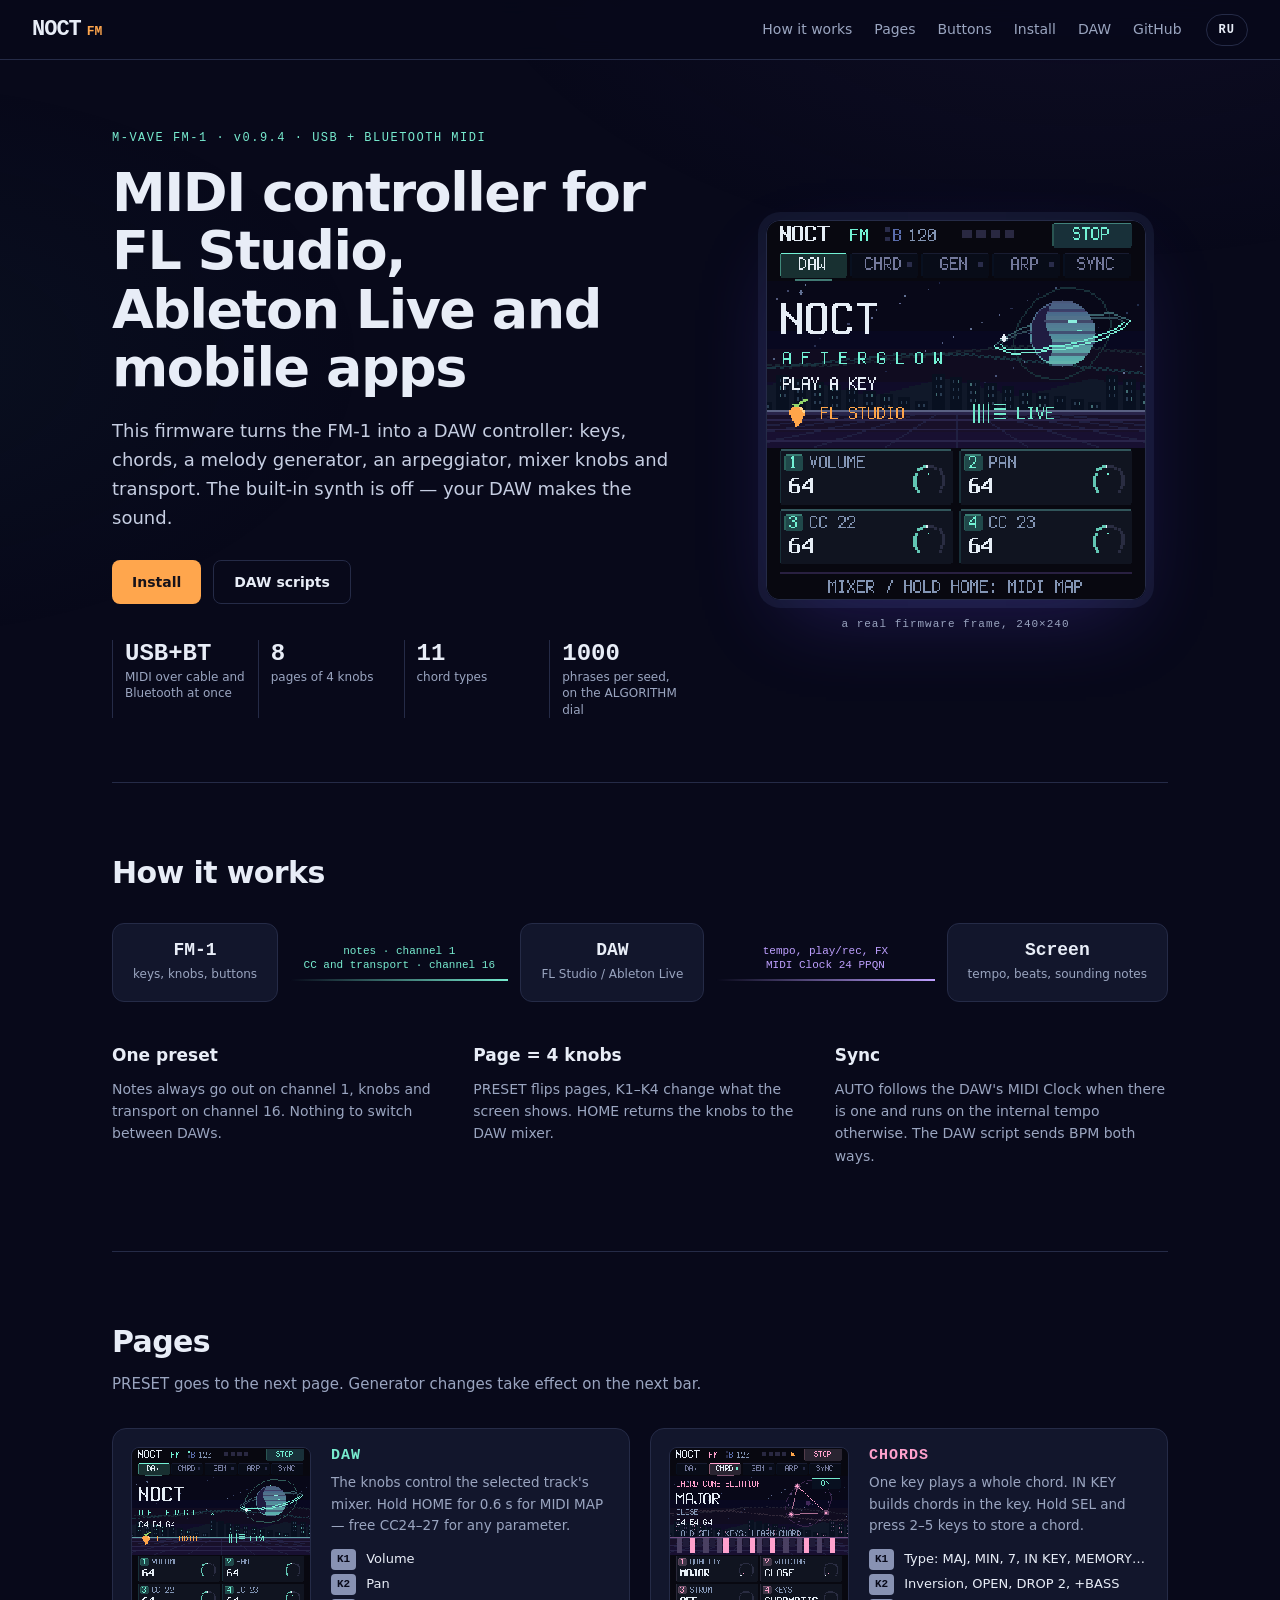
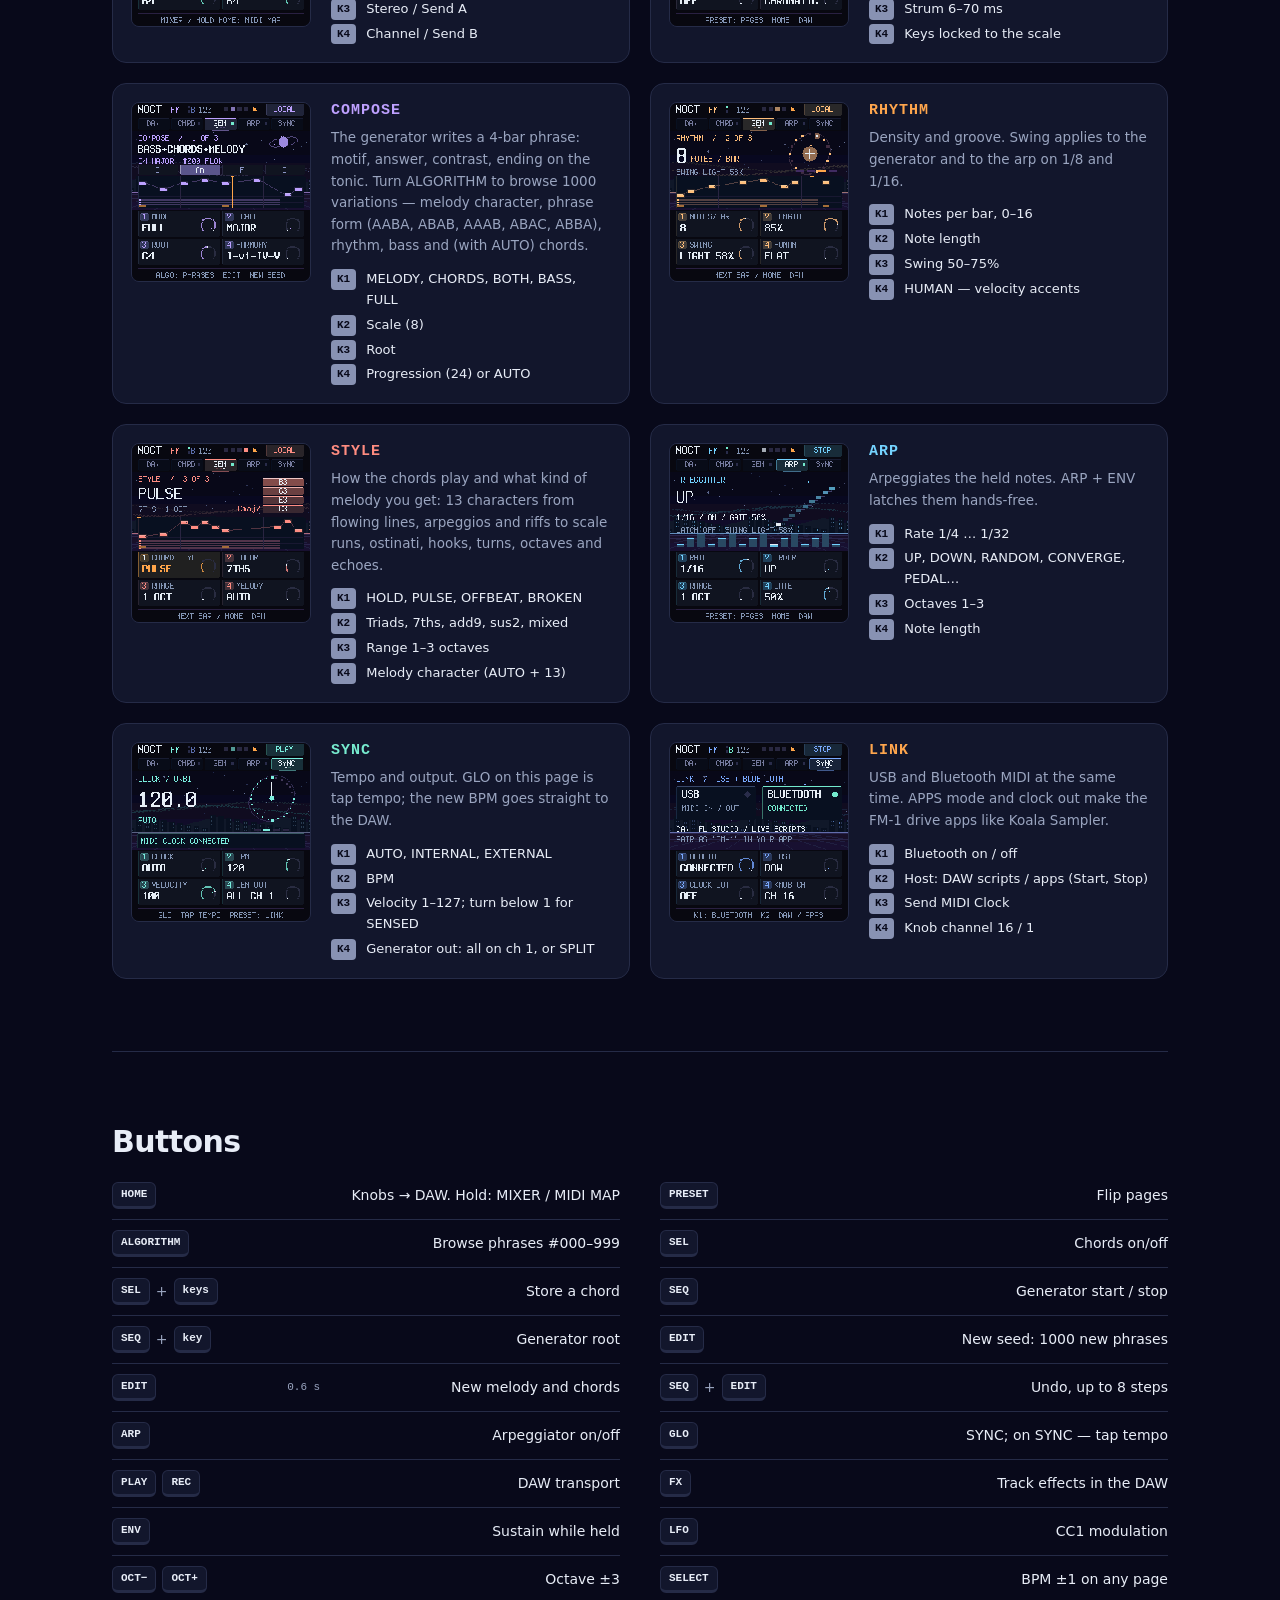
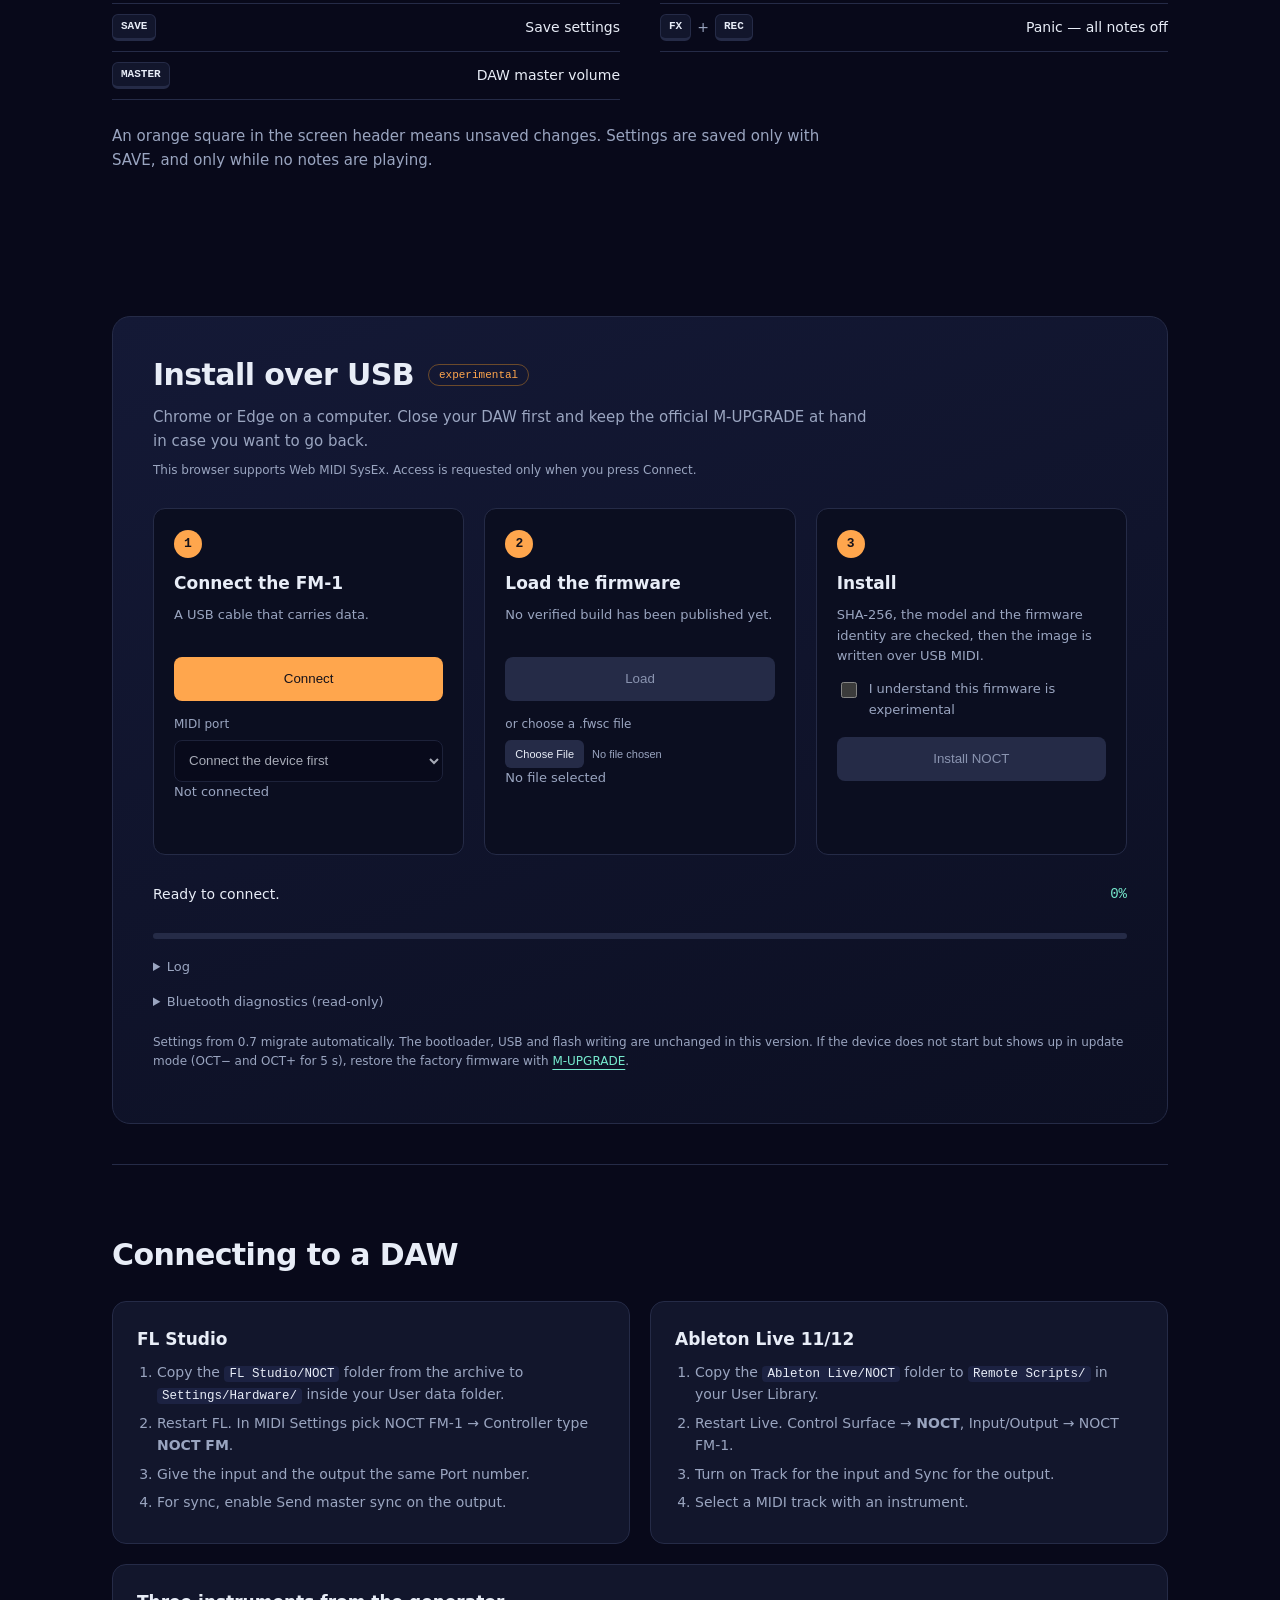
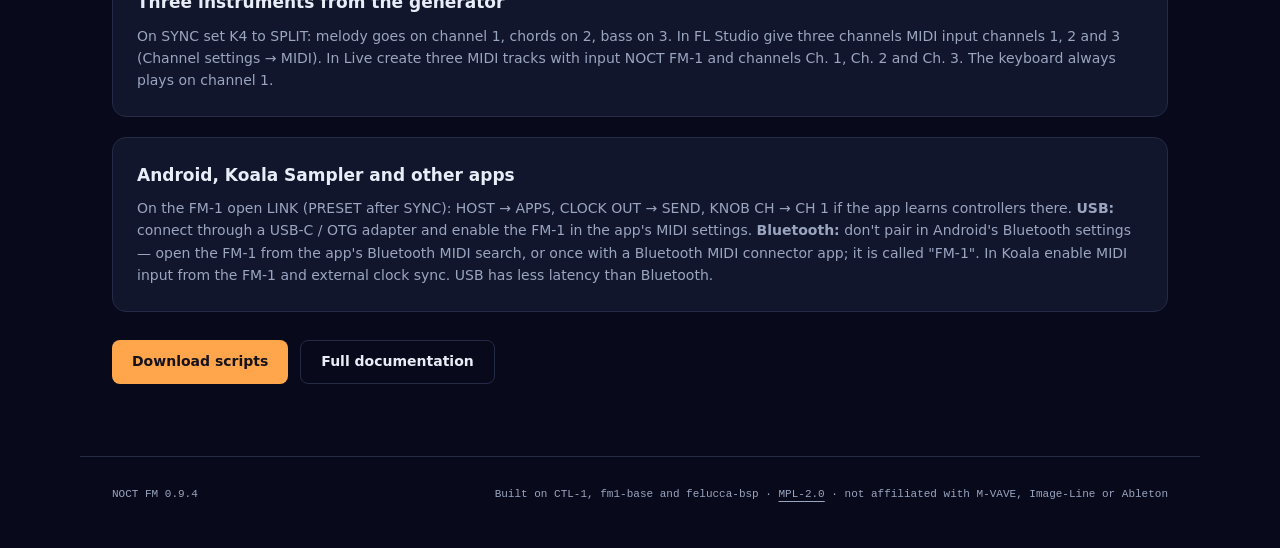
<file: site/index.html>
<!doctype html>
<html lang="en">
<head>
  <meta charset="utf-8">
  <meta name="viewport" content="width=device-width,initial-scale=1">
  <meta name="theme-color" content="#08091a">
  <meta name="description" content="NOCT FM — MIDI firmware for the M-VAVE FM-1 for FL Studio and Ableton Live. Chords, melody generator, arpeggiator, sync. Install over USB from the browser.">
  <title>NOCT FM — MIDI firmware for the M-VAVE FM-1</title>
  <link rel="stylesheet" href="./style.css?v=4">
  <script>try{if(localStorage.getItem('noct-lang')==='ru')document.documentElement.lang='ru'}catch(e){}</script>
</head>
<body>
  <header class="bar">
    <a class="brand" href="./">NOCT<span>FM</span></a>
    <nav>
      <a href="#how" data-i18n="nav.how">How it works</a>
      <a href="#pages" data-i18n="nav.pages">Pages</a>
      <a href="#buttons" data-i18n="nav.buttons">Buttons</a>
      <a href="#install" data-i18n="nav.install">Install</a>
      <a href="#daw">DAW</a>
      <a href="https://github.com/Joolo09/noct-fm">GitHub</a>
    </nav>
    <button id="lang" class="lang" type="button" aria-label="Русский">RU</button>
  </header>

  <main>
    <section class="hero">
      <div>
        <p class="tag">M-VAVE FM-1 · v0.9.4 · USB + BLUETOOTH MIDI</p>
        <h1 data-i18n="hero.title">MIDI controller for FL&nbsp;Studio, Ableton&nbsp;Live and mobile apps</h1>
        <p class="lead" data-i18n="hero.lead">This firmware turns the FM-1 into a DAW controller: keys, chords, a melody generator, an arpeggiator, mixer knobs and transport. The built-in synth is off — your DAW makes the sound.</p>
        <div class="cta"><a class="btn" href="#install" data-i18n="cta.install">Install</a><a class="btn ghost" href="./downloads/NOCT-DAW-scripts.zip" download data-i18n="cta.scripts">DAW scripts</a></div>
        <ul class="facts">
          <li><b>USB+BT</b><span data-i18n="fact.ports">MIDI over cable and Bluetooth at once</span></li>
          <li><b>8</b><span data-i18n="fact.pages">pages of 4 knobs</span></li>
          <li><b>11</b><span data-i18n="fact.chords">chord types</span></li>
          <li><b>1000</b><span data-i18n="fact.phrases">phrases per seed, on the ALGORITHM dial</span></li>
        </ul>
      </div>
      <figure class="screen"><img src="./noct-fm.gif" width="240" height="240" alt="FM-1 screen running NOCT"><figcaption data-i18n="hero.caption">a real firmware frame, 240×240</figcaption></figure>
    </section>

    <section id="how">
      <h2 data-i18n="how.title">How it works</h2>
      <div class="flow">
        <div class="node"><b>FM-1</b><span data-i18n="flow.fm1">keys, knobs, buttons</span></div>
        <div class="wire"><span data-i18n="flow.notes">notes · channel 1</span><span data-i18n="flow.cc">CC and transport · channel 16</span><i></i></div>
        <div class="node"><b>DAW</b><span>FL Studio / Ableton Live</span></div>
        <div class="wire back"><span data-i18n="flow.back">tempo, play/rec, FX</span><span>MIDI Clock 24 PPQN</span><i></i></div>
        <div class="node"><b data-i18n="flow.screen">Screen</b><span data-i18n="flow.screen2">tempo, beats, sounding notes</span></div>
      </div>
      <div class="grid3">
        <div><h3 data-i18n="how.1t">One preset</h3><p data-i18n="how.1">Notes always go out on channel 1, knobs and transport on channel 16. Nothing to switch between DAWs.</p></div>
        <div><h3 data-i18n="how.2t">Page = 4 knobs</h3><p data-i18n="how.2">PRESET flips pages, K1–K4 change what the screen shows. HOME returns the knobs to the DAW mixer.</p></div>
        <div><h3 data-i18n="how.3t">Sync</h3><p data-i18n="how.3">AUTO follows the DAW's MIDI Clock when there is one and runs on the internal tempo otherwise. The DAW script sends BPM both ways.</p></div>
      </div>
    </section>

    <section id="pages">
      <h2 data-i18n="pages.title">Pages</h2>
      <p class="sub" data-i18n="pages.sub">PRESET goes to the next page. Generator changes take effect on the next bar.</p>
      <div class="pages">
        <article><img src="./screens/daw.png" width="240" height="240" alt="DAW page" loading="lazy"><div><h3>DAW</h3><p data-i18n="p.daw">The knobs control the selected track's mixer. Hold HOME for 0.6 s for MIDI MAP — free CC24–27 for any parameter.</p><dl><dt>K1</dt><dd data-i18n="p.daw1">Volume</dd><dt>K2</dt><dd data-i18n="p.daw2">Pan</dd><dt>K3</dt><dd>Stereo / Send A</dd><dt>K4</dt><dd data-i18n="p.daw4">Channel / Send B</dd></dl></div></article>
        <article><img src="./screens/chords.png" width="240" height="240" alt="CHORDS page" loading="lazy"><div><h3>CHORDS</h3><p data-i18n="p.chords">One key plays a whole chord. IN KEY builds chords in the key. Hold SEL and press 2–5 keys to store a chord.</p><dl><dt>K1</dt><dd data-i18n="p.chords1">Type: MAJ, MIN, 7, IN KEY, MEMORY…</dd><dt>K2</dt><dd data-i18n="p.chords2">Inversion, OPEN, DROP 2, +BASS</dd><dt>K3</dt><dd data-i18n="p.chords3">Strum 6–70 ms</dd><dt>K4</dt><dd data-i18n="p.chords4">Keys locked to the scale</dd></dl></div></article>
        <article><img src="./screens/compose.png" width="240" height="240" alt="COMPOSE page" loading="lazy"><div><h3>COMPOSE</h3><p data-i18n="p.compose">The generator writes a 4-bar phrase: motif, answer, contrast, ending on the tonic. Turn ALGORITHM to browse 1000 variations — melody character, phrase form (AABA, ABAB, AAAB, ABAC, ABBA), rhythm, bass and (with AUTO) chords.</p><dl><dt>K1</dt><dd>MELODY, CHORDS, BOTH, BASS, FULL</dd><dt>K2</dt><dd data-i18n="p.compose2">Scale (8)</dd><dt>K3</dt><dd data-i18n="p.compose3">Root</dd><dt>K4</dt><dd data-i18n="p.compose4">Progression (24) or AUTO</dd></dl></div></article>
        <article><img src="./screens/rhythm.png" width="240" height="240" alt="RHYTHM page" loading="lazy"><div><h3>RHYTHM</h3><p data-i18n="p.rhythm">Density and groove. Swing applies to the generator and to the arp on 1/8 and 1/16.</p><dl><dt>K1</dt><dd data-i18n="p.rhythm1">Notes per bar, 0–16</dd><dt>K2</dt><dd data-i18n="p.rhythm2">Note length</dd><dt>K3</dt><dd data-i18n="p.rhythm3">Swing 50–75%</dd><dt>K4</dt><dd data-i18n="p.rhythm4">HUMAN — velocity accents</dd></dl></div></article>
        <article><img src="./screens/style.png" width="240" height="240" alt="STYLE page" loading="lazy"><div><h3>STYLE</h3><p data-i18n="p.style">How the chords play and what kind of melody you get: 13 characters from flowing lines, arpeggios and riffs to scale runs, ostinati, hooks, turns, octaves and echoes.</p><dl><dt>K1</dt><dd>HOLD, PULSE, OFFBEAT, BROKEN</dd><dt>K2</dt><dd data-i18n="p.style2">Triads, 7ths, add9, sus2, mixed</dd><dt>K3</dt><dd data-i18n="p.style3">Range 1–3 octaves</dd><dt>K4</dt><dd data-i18n="p.style4">Melody character (AUTO + 13)</dd></dl></div></article>
        <article><img src="./screens/arp.png" width="240" height="240" alt="ARP page" loading="lazy"><div><h3>ARP</h3><p data-i18n="p.arp">Arpeggiates the held notes. ARP + ENV latches them hands-free.</p><dl><dt>K1</dt><dd data-i18n="p.arp1">Rate 1/4 … 1/32</dd><dt>K2</dt><dd>UP, DOWN, RANDOM, CONVERGE, PEDAL…</dd><dt>K3</dt><dd data-i18n="p.arp3">Octaves 1–3</dd><dt>K4</dt><dd data-i18n="p.arp4">Note length</dd></dl></div></article>
        <article><img src="./screens/sync.png" width="240" height="240" alt="SYNC page" loading="lazy"><div><h3>SYNC</h3><p data-i18n="p.sync">Tempo and output. GLO on this page is tap tempo; the new BPM goes straight to the DAW.</p><dl><dt>K1</dt><dd>AUTO, INTERNAL, EXTERNAL</dd><dt>K2</dt><dd>BPM</dd><dt>K3</dt><dd data-i18n="p.sync3">Velocity 1–127; turn below 1 for SENSED</dd><dt>K4</dt><dd data-i18n="p.sync4">Generator out: all on ch 1, or SPLIT</dd></dl></div></article>
        <article><img src="./screens/link.png" width="240" height="240" alt="LINK page" loading="lazy"><div><h3>LINK</h3><p data-i18n="p.link">USB and Bluetooth MIDI at the same time. APPS mode and clock out make the FM-1 drive apps like Koala Sampler.</p><dl><dt>K1</dt><dd data-i18n="p.link1">Bluetooth on / off</dd><dt>K2</dt><dd data-i18n="p.link2">Host: DAW scripts / apps (Start, Stop)</dd><dt>K3</dt><dd data-i18n="p.link3">Send MIDI Clock</dd><dt>K4</dt><dd data-i18n="p.link4">Knob channel 16 / 1</dd></dl></div></article>
      </div>
    </section>

    <section id="buttons">
      <h2 data-i18n="buttons.title">Buttons</h2>
      <div class="keys">
        <div><kbd>HOME</kbd><span data-i18n="b.home">Knobs → DAW. Hold: MIXER / MIDI MAP</span></div>
        <div><kbd>PRESET</kbd><span data-i18n="b.preset">Flip pages</span></div>
        <div><kbd>ALGORITHM</kbd><span data-i18n="b.algo">Browse phrases #000–999</span></div>
        <div><kbd>SEL</kbd><span data-i18n="b.sel">Chords on/off</span></div>
        <div><kbd>SEL</kbd>+<kbd data-i18n="b.keys">keys</kbd><span data-i18n="b.learn">Store a chord</span></div>
        <div><kbd>SEQ</kbd><span data-i18n="b.seq">Generator start / stop</span></div>
        <div><kbd>SEQ</kbd>+<kbd data-i18n="b.key">key</kbd><span data-i18n="b.root">Generator root</span></div>
        <div><kbd>EDIT</kbd><span data-i18n="b.edit">New seed: 1000 new phrases</span></div>
        <div><kbd>EDIT</kbd> <span class="hold" data-i18n="b.hold">0.6 s</span><span data-i18n="b.edithold">New melody and chords</span></div>
        <div><kbd>SEQ</kbd>+<kbd>EDIT</kbd><span data-i18n="b.undo">Undo, up to 8 steps</span></div>
        <div><kbd>ARP</kbd><span data-i18n="b.arp">Arpeggiator on/off</span></div>
        <div><kbd>GLO</kbd><span data-i18n="b.glo">SYNC; on SYNC — tap tempo</span></div>
        <div><kbd>PLAY</kbd> <kbd>REC</kbd><span data-i18n="b.transport">DAW transport</span></div>
        <div><kbd>FX</kbd><span data-i18n="b.fx">Track effects in the DAW</span></div>
        <div><kbd>ENV</kbd><span data-i18n="b.env">Sustain while held</span></div>
        <div><kbd>LFO</kbd><span data-i18n="b.lfo">CC1 modulation</span></div>
        <div><kbd>OCT−</kbd> <kbd>OCT+</kbd><span data-i18n="b.oct">Octave ±3</span></div>
        <div><kbd>SELECT</kbd><span data-i18n="b.select">BPM ±1 on any page</span></div>
        <div><kbd>SAVE</kbd><span data-i18n="b.save">Save settings</span></div>
        <div><kbd>FX</kbd>+<kbd>REC</kbd><span data-i18n="b.panic">Panic — all notes off</span></div>
        <div><kbd>MASTER</kbd><span data-i18n="b.master">DAW master volume</span></div>
      </div>
      <p class="sub" data-i18n="buttons.sub">An orange square in the screen header means unsaved changes. Settings are saved only with SAVE, and only while no notes are playing.</p>
    </section>

    <section id="install" class="installer" aria-labelledby="install-title">
      <div class="head"><h2 id="install-title" data-i18n="inst.title">Install over USB</h2><span class="badge" data-i18n="inst.badge">experimental</span></div>
      <p class="sub" data-i18n="inst.sub">Chrome or Edge on a computer. Close your DAW first and keep the official M-UPGRADE at hand in case you want to go back.</p>
      <p id="compatibility" class="small"></p>
      <div class="steps">
        <article><span class="n">1</span><h3 data-i18n="inst.1t">Connect the FM-1</h3><p data-i18n="inst.1">A USB cable that carries data.</p><button id="connect" data-i18n="inst.connect">Connect</button><label for="ports" class="small" data-i18n="inst.port">MIDI port</label><select id="ports" disabled><option data-i18n="inst.portwait">Connect the device first</option></select><p id="device" class="small">Not connected</p></article>
        <article><span class="n">2</span><h3 data-i18n="inst.2t">Load the firmware</h3><p id="build">Checking the build…</p><button id="load" disabled data-i18n="inst.load">Load</button><label for="file" class="small" data-i18n="inst.file">or choose a .fwsc file</label><input id="file" type="file" accept=".fwsc" disabled><p id="package" class="small">No file selected</p></article>
        <article><span class="n">3</span><h3 data-i18n="inst.3t">Install</h3><p data-i18n="inst.3">SHA-256, the model and the firmware identity are checked, then the image is written over USB MIDI.</p><label class="ack"><input id="ack" type="checkbox"> <span data-i18n="inst.ack">I understand this firmware is experimental</span></label><button id="install" disabled data-i18n="inst.go">Install NOCT</button></article>
      </div>
      <div class="status"><div class="line"><p id="status" role="status" aria-live="polite">Ready to connect.</p><span id="percent">0%</span></div><progress id="progress" max="100" value="0" aria-label="Install progress"></progress><p id="error" role="alert"></p><details><summary data-i18n="inst.log">Log</summary><pre id="log">NOCT FM installer ready.</pre><button id="save-log" class="secondary" data-i18n="inst.savelog">Download log</button></details><details id="diag"><summary data-i18n="diag.title">Bluetooth diagnostics (read-only)</summary><p class="small" data-i18n="diag.sub">Connect the FM-1 over USB above, then read its Bluetooth log. Nothing is written to the device.</p><button id="read-log" class="secondary" disabled data-i18n="diag.read">Read the Bluetooth log</button><p id="diag-hint" class="small"></p><pre id="device-log"></pre></details></div>
      <p class="small" data-i18n="inst.note">Settings from 0.7 migrate automatically. The bootloader, USB and flash writing are unchanged in this version. If the device does not start but shows up in update mode (OCT− and OCT+ for 5 s), restore the factory firmware with <a href="https://www.m-vave.com/product?id=fm-1" target="_blank" rel="noopener">M-UPGRADE</a>.</p>
    </section>

    <section id="daw">
      <h2 data-i18n="daw.title">Connecting to a DAW</h2>
      <div class="grid2">
        <div class="card"><h3>FL Studio</h3><ol data-i18n="daw.fl"><li>Copy the <code>FL Studio/NOCT</code> folder from the archive to <code>Settings/Hardware/</code> inside your User data folder.</li><li>Restart FL. In MIDI Settings pick NOCT FM-1 → Controller type <b>NOCT FM</b>.</li><li>Give the input and the output the same Port number.</li><li>For sync, enable Send master sync on the output.</li></ol></div>
        <div class="card"><h3>Ableton Live 11/12</h3><ol data-i18n="daw.live"><li>Copy the <code>Ableton Live/NOCT</code> folder to <code>Remote Scripts/</code> in your User Library.</li><li>Restart Live. Control Surface → <b>NOCT</b>, Input/Output → NOCT FM-1.</li><li>Turn on Track for the input and Sync for the output.</li><li>Select a MIDI track with an instrument.</li></ol></div>
      </div>
      <div class="card split"><h3 data-i18n="daw.splitt">Three instruments from the generator</h3><p data-i18n="daw.split">On SYNC set K4 to SPLIT: melody goes on channel 1, chords on 2, bass on 3. In FL Studio give three channels MIDI input channels 1, 2 and 3 (Channel settings → MIDI). In Live create three MIDI tracks with input NOCT FM-1 and channels Ch. 1, Ch. 2 and Ch. 3. The keyboard always plays on channel 1.</p></div>
      <div class="card split"><h3 data-i18n="daw.appst">Android, Koala Sampler and other apps</h3><p data-i18n="daw.apps">On the FM-1 open LINK (PRESET after SYNC): HOST → APPS, CLOCK OUT → SEND, KNOB CH → CH 1 if the app learns controllers there. <b>USB:</b> connect through a USB-C / OTG adapter and enable the FM-1 in the app's MIDI settings. <b>Bluetooth:</b> don't pair in Android's Bluetooth settings — open the FM-1 from the app's Bluetooth MIDI search, or once with a Bluetooth MIDI connector app; it is called "FM-1". In Koala enable MIDI input from the FM-1 and external clock sync. USB has less latency than Bluetooth.</p></div>
      <div class="cta"><a class="btn" href="./downloads/NOCT-DAW-scripts.zip" download data-i18n="daw.scripts">Download scripts</a><a class="btn ghost" href="https://github.com/Joolo09/noct-fm#readme" data-i18n="daw.docs">Full documentation</a></div>
    </section>
  </main>

  <footer><span>NOCT FM 0.9.4</span><span data-i18n="footer">Built on CTL-1, fm1-base and felucca-bsp · <a href="./LICENSE">MPL-2.0</a> · not affiliated with M-VAVE, Image-Line or Ableton</span></footer>
  <script type="module" src="./installer.js?v=4"></script>
</body>
</html>
</file>
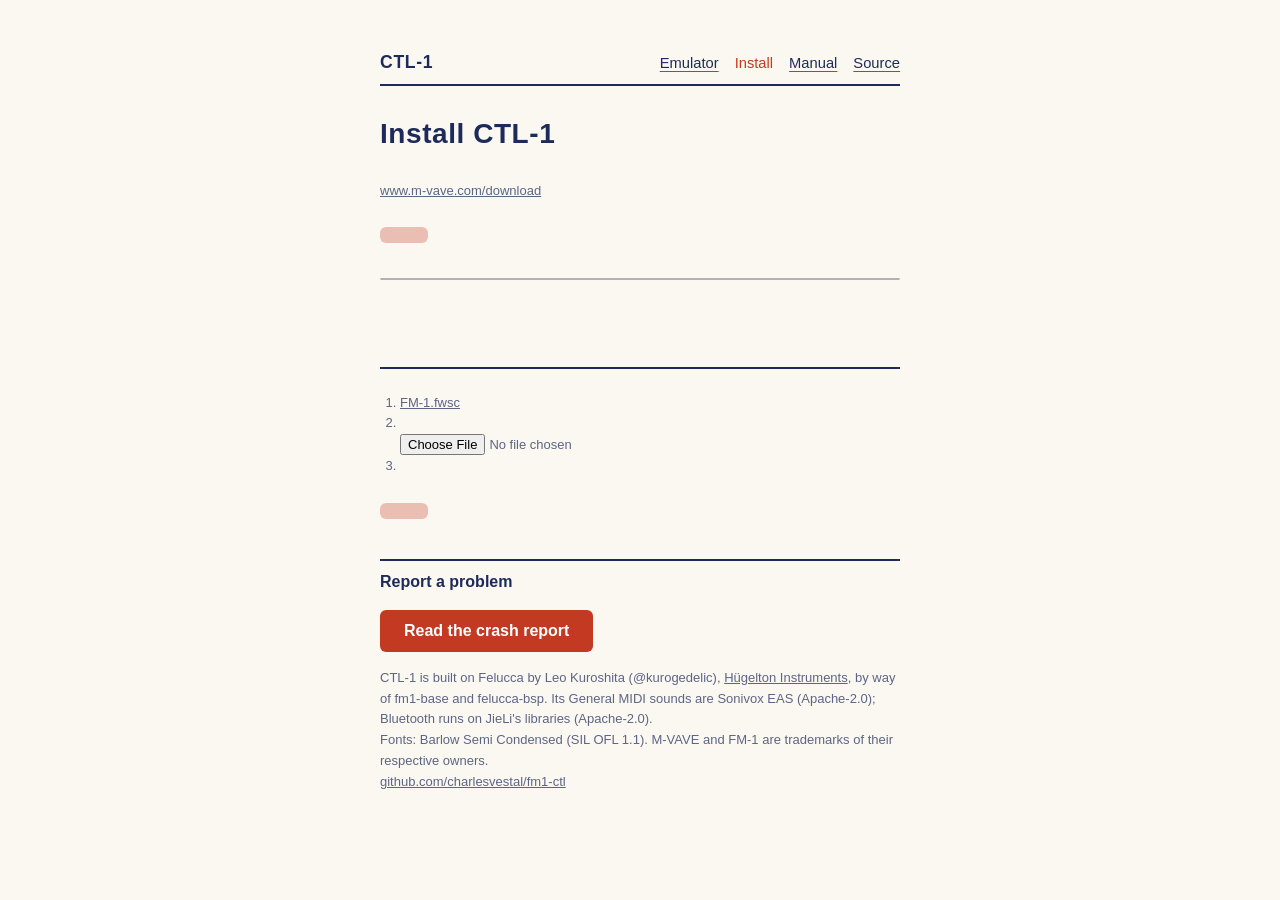
<file: upstream/web/ctl_installer.html>
<!doctype html>
<!-- SPDX-License-Identifier: MPL-2.0
     Copyright (C) 2026 Leo Kuroshita (@kurogedelic), Hügelton Instruments
     Copyright (C) 2026 Charles Vestal (CTL-1's)
     CTL-1: Felucca's installer page (web/index_pkg.html, by way of X0X and AMB-1), branded for CTL-1, English first.
     tools/make_pages.py inlines fm1pkg.js and fm1ota.js and the package's metadata. -->
<html lang="en">
<head>
<meta charset="utf-8">
<meta name="viewport" content="width=device-width, initial-scale=1">
<title>Install · CTL-1</title>
<style>
  /* CTL-1's paper and ink, as the site */
  :root { --bg: #fbf8f1; --fg: #1e2b5a; --dim: #5d6585; --accent: #c23a22; --sheet: #efe9dc; color-scheme: light; }
  /* --accent: the site's vermilion (#e5482e), deepened for 4.5:1 as text and behind white text */
  body { margin: 0; background: var(--bg); color: var(--fg);
         font: 16px/1.6 "Helvetica Neue", Helvetica, Arial, sans-serif; }
  main { max-width: 520px; margin: 0 auto; padding: 48px 16px; }
  h1 { font-size: 28px; font-weight: 700; letter-spacing: .02em; margin: 0 0 24px; }
  .lang { float: right; font-size: 13px; color: var(--dim); cursor: pointer; text-decoration: underline; background: none; border: 0; padding: 0; color: var(--dim); }
  p { margin: 0 0 16px; }
  button { font: inherit; font-weight: 700; background: var(--accent); color: #fff; border: 0; border-radius: 6px; padding: 8px 24px; cursor: pointer; }
  button:disabled { opacity: .3; cursor: default; }
  :focus-visible { outline: 3px solid var(--fg); outline-offset: 2px; }
  .sr { position: absolute; width: 1px; height: 1px; overflow: hidden; clip: rect(0 0 0 0); white-space: nowrap; }
  #status[data-bad] { font-weight: 700; }
  #stockmsg:empty { display: none; }
  #status { margin-top: 16px; min-height: 1.6em; }
  .small { color: var(--dim); font-size: 13px; }
  progress { width: 100%; height: 4px; margin-top: 16px; accent-color: var(--accent); }
  pre { color: var(--dim); font-size: 12px; white-space: pre-wrap; margin-top: 16px; }
  h2 { font-size: 16px; font-weight: 700; margin: 40px 0 12px; padding-top: 8px; border-top: 2px solid var(--fg); }
  ol { margin: 0 0 16px; padding-left: 20px; }
  textarea { width: 100%; box-sizing: border-box; font: 12px/1.4 ui-monospace, Menlo, monospace; color: var(--fg);
             background: transparent; border: 1px solid var(--dim); border-radius: 6px; padding: 8px; }
  input[type=file] { font: inherit; font-size: 13px; color: var(--dim); max-width: 100%; }
  .site { display: flex; flex-wrap: wrap; align-items: baseline; gap: .3rem 1.2rem; margin: 0 0 1.6rem; padding-bottom: .5rem; border-bottom: 2px solid var(--fg); }
  .site .home { font-size: 1.1rem; font-weight: 700; letter-spacing: .04em; color: var(--fg); text-decoration: none; }
  .site .home:hover { color: var(--accent); background: none; }
  .site nav { margin-left: auto; display: flex; flex-wrap: wrap; gap: .2rem 1rem; font-size: .92rem; }
  .site nav a { color: var(--fg); text-decoration-color: var(--accent); text-underline-offset: 3px; }
  .site nav a[aria-current] { text-decoration: none; color: var(--accent); }
</style>
</head>
<body>
<main>
  <header class="site"><a class="home" href="../">CTL-1</a><nav><a href="../emu/">Emulator</a><a href="../install/" aria-current="page">Install</a><a href="../manual/">Manual</a><a href="https://github.com/charlesvestal/fm1-ctl">Source</a></nav></header>
  <button class="lang" id="lang" type="button"></button>
  <h1>Install CTL-1</h1>
  <p data-t="intro"></p>
  <p class="small" data-t="perm"></p>
  <p data-t="warn"></p>
  <p class="small" data-t="direct"></p>
  <p class="small" data-t="beta"></p>
  <p class="small"><span data-t="brick"></span>
    <a href="../manual/#recovering-an-fm-1-that-won-t-start" style="color:inherit" data-t="bricklink"></a></p>
  <p class="small" data-t="back"></p>
  <p class="small"><a href="https://www.m-vave.com/download" target="_blank" rel="noopener" style="color:inherit">www.m-vave.com/download<span class="sr" data-t="newtab"></span></a></p>
  <p><button id="go" type="button" disabled data-t="install"></button></p>
  <progress id="bar" max="100" value="0" aria-labelledby="barlabel"></progress><span id="barlabel" class="sr" data-t="progress"></span>
  <p id="status"></p>
  <div id="live" role="status" class="sr"></div>
  <div id="alert" role="alert" class="sr"></div>
  <pre id="log"></pre>
  <h2 data-t="stockh"></h2>
  <p class="small" data-t="stockwhy"></p>
  <ol class="small">
    <li><span data-t="stock1"></span> <a id="stocklink" href="https://yms-file-store.oss-cn-hongkong.aliyuncs.com/software/firmware/FM-1.fwsc" style="color:inherit">FM-1.fwsc</a></li>
    <li><label for="stockfile" data-t="stock2"></label><br><input type="file" id="stockfile" accept=".fwsc" aria-describedby="stockmsg">
      <span id="stockmsg" style="display:block"></span></li>
    <li data-t="stock3"></li>
  </ol>
  <p><button id="stockgo" type="button" disabled data-t="stockinstall"></button></p>
  <h2 data-t="reporth">Report a problem</h2>
  <p class="small" data-t="reportwhy"></p>
  <p><button type="button" id="reportgo" data-t="reportread">Read the crash report</button>
    <button type="button" id="reportcopy" hidden data-t="reportcopy">Copy</button></p>
  <p id="reportstatus" role="status"></p>
  <label class="sr" for="report" data-t="reportlabel">Crash report</label>
  <textarea id="report" readonly hidden rows="14"></textarea>
  <p><a href="../" style="color:inherit" data-t="manual"></a></p>
  <p class="small">CTL-1 is built on Felucca by Leo Kuroshita (@kurogedelic), <a href="https://hugelton.com" target="_blank" rel="noopener" style="color:inherit">Hügelton Instruments<span class="sr" data-t="newtab"></span></a>,
    by way of fm1-base and felucca-bsp. Its General MIDI sounds are Sonivox EAS (Apache-2.0); Bluetooth runs on JieLi's libraries (Apache-2.0).<br>
    Fonts: Barlow Semi Condensed (SIL OFL 1.1). M-VAVE and FM-1 are trademarks of their respective owners.<br>
    <span data-t="license"></span> <a href="https://github.com/charlesvestal/fm1-ctl" target="_blank" rel="noopener" style="color:inherit">github.com/charlesvestal/fm1-ctl<span class="sr" data-t="newtab"></span></a></p>
</main>
<script type="module">
/*LIB*/
const $ = (id) => document.getElementById(id);
const TEXT = {
  ja: {
    intro: "FM-1 を USB で接続してください。（Chrome か Edge で使えます）",
    perm: "インストールを押すと、ブラウザが MIDI デバイスの使用許可を求めます。許可してください。",
    newtab: "（新しいタブで開きます）", progress: "書き込みの進み具合",
    percent: "パーセント",
    warn: "書き込み中は USB を抜かないでください。",
    install: "インストール", other: "English", otherlang: "en",
    manual: "CTL-1 のページへ",
    direct: "USB ケーブルはパソコンに直接つないでください。Probe や Transporter などの機材は不要です。",
    brick: "万一 FM-1 が起動しなくなった場合は、Mac から標準ファームウェアに戻せます:",
    bricklink: "起動しない FM-1 の復旧（英語）",
    beta: "このカスタムファームウェアを使ったことで FM-1 が壊れたり不具合が起きたりしても、作者は一切の責任を負いません。自己責任でお使いください。",
    back: "公式ファームウェアに戻すには、このページ下の「純正ファームウェアに戻す」か、M-VAVE 公式のアップデーター M-UPGRADE（Downloads → PC Software → M-UPGRADE）を使います。",
    stockh: "純正ファームウェアに戻す",
    stockwhy: "M-VAVE の FM-1 V15 を、CTL-1（またはそのセーフモード）から同じ USB ケーブルで書き込みます。CTL-1 で保存した設定は消えることがあります。",
    stock1: "M-VAVE の FM-1 V15 をダウンロード:",
    stock2: "ダウンロードしたファイルを選ぶ:",
    stock3: "FM-1 を USB で接続し、下のボタンを押す。",
    stockinstall: "純正ファームウェアを書き込む",
    stockok: "M-VAVE の FM-1 V15 です。ボタンを押してください。",
    stockbad: "これは M-VAVE の FM-1 V15 のファイルではありません。上のリンクのファイルを選んでください。",
    stockdone: "完了。FM-1 は純正ファームウェアで起動しました。",
    nomidi: "このブラウザでは使えません。Chrome か Edge で開いてください。", loadfail: "読み込めませんでした: ",
    start: "開始します", verify: "確認中", loader: "書き込みモードに切り替え中", write: "書き込み中",
    reboot: "再起動中", done: "完了しました", stopped: "途中で止まりました。USB を挿し直してもう一度押してください。",
    error: "エラー: ",
    denied: "MIDI（SysEx）の使用が許可されませんでした。アドレスバーのサイト設定で MIDI を許可して、もう一度押してください。",
    notfound: "FM-1 が見つかりません。USB ケーブル（データ通信用か）を確かめ、MIDI を使う他のアプリを閉じてから、もう一度押してください。",
    model: "接続されている機器は FM-1 ではありません。",
    lost: "USB の接続が切れました。挿し直してもう一度押してください。",
    noloader: "書き込みモードの FM-1 が見つかりません。USB を挿し直してもう一度押してください（終わるまで書き込みモードのままです）。",
    noreturn: "FM-1 が戻ってきません。電源を入れ直してください。",
    mismatch: "書き込みは終わりましたが、FM-1 が別のバージョンを報告しています: ",
    badpkg: "インストールするファイルが壊れています。ページを再読み込みしてください。",
    leave: "書き込み中です。ページを閉じないでください。",
    license: "MPL-2.0、無保証。ソース:",
    reporth: "不具合を報告する",
    reportwhy: "FM-1 がクラッシュしたら、電源を切らずに USB で接続し、下のボタンを押してください。クラッシュの記録は再起動では残りますが、電源を切ると消えます。表示された内容をコピーして、何をしていたかと一緒に送ってください。",
    reportread: "クラッシュの記録を読む", reportcopy: "コピー", reportlabel: "クラッシュの記録",
    reportwait: "読み込み中…", reportnone: "応答がありません。FM-1 が CTL-1 を実行しているか確かめてください。",
    reportok: "読み込みました。コピーして送ってください。", reportcopied: "コピーしました。",
  },
  en: {
    intro: "Connect the FM-1 by USB. (Works in Chrome or Edge.)",
    perm: "When you press Install, the browser asks to let this page use MIDI devices: allow it.",
    newtab: " (opens in a new tab)", progress: "Install progress",
    percent: "percent",
    warn: "Do not unplug the USB cable while writing.",
    install: "Install", other: "日本語", otherlang: "ja",
    manual: "Back to CTL-1",
    direct: "Connect the USB cable directly to the computer. No probe or Transporter is needed.",
    brick: "If the FM-1 no longer starts, a Mac can put the stock firmware back:",
    bricklink: "recovering an FM-1 that won't start",
    beta: "The author accepts no responsibility if your FM-1 is damaged or misbehaves because of this custom firmware. Use it at your own risk.",
    back: "To go back to the official firmware, use \"Back to the stock firmware\" below, or M-VAVE's own updater, M-UPGRADE (Downloads → PC Software → M-UPGRADE).",
    stockh: "Back to the stock firmware",
    stockwhy: "This writes M-VAVE's own FM-1 V15 back, from CTL-1 (or its safe mode, X0X or Felucca) over the same USB cable. The settings saved in CTL-1 may be lost.",
    stock1: "Download M-VAVE's FM-1 V15:",
    stock2: "Choose the file you downloaded:",
    stock3: "Connect the FM-1 by USB and press the button below.",
    stockinstall: "Install the stock firmware",
    stockok: "That is M-VAVE's FM-1 V15. Press the button to install it.",
    stockbad: "That is not M-VAVE's FM-1 V15 file. Choose the file from the link above.",
    stockdone: "Done. The FM-1 has restarted with its original firmware.",
    nomidi: "This browser cannot do it. Open the page in Chrome or Edge.", loadfail: "Could not load: ",
    start: "Starting", verify: "Verifying", loader: "Switching to update mode", write: "Writing",
    reboot: "Restarting", done: "Done", stopped: "Stopped. Replug the USB cable and press Install again.",
    error: "Error: ",
    denied: "MIDI (SysEx) access was not allowed. Allow MIDI in the site settings (address bar) and press Install again.",
    notfound: "FM-1 not found. Check the USB cable (a data cable), close other apps that use MIDI, and press Install again.",
    model: "The connected device is not an FM-1.",
    lost: "The USB connection was lost. Replug it and press Install again.",
    noloader: "The FM-1 in update mode was not found. Replug the USB cable and press Install again (it stays in update mode until it is finished).",
    noreturn: "The FM-1 did not come back. Power-cycle it.",
    mismatch: "Written, but the FM-1 reports another version: ",
    badpkg: "The file to install is damaged. Reload the page.",
    leave: "Writing. Do not close the page.",
    license: "MPL-2.0, no warranty. Source:",
    reporth: "Report a problem",
    reportwhy: "If the FM-1 crashed, don't switch it off: connect it by USB and press the button below. The crash record survives a restart, but not switching off. Copy what appears and send it, with what you were doing at the time.",
    reportread: "Read the crash report", reportcopy: "Copy", reportlabel: "Crash report",
    reportwait: "Reading…", reportnone: "No answer. Check that the FM-1 is running CTL-1.",
    reportok: "Read. Copy it and send it.", reportcopied: "Copied.",
  },
};
let lang = "en";                                 /* English first; 日本語 is a click away */
const t = (k) => TEXT[lang][k];
let lastKey = null, lastArg = "";
function applyLang() {
  document.documentElement.lang = lang;
  document.querySelectorAll("[data-t]").forEach((e) => { e.textContent = t(e.dataset.t); });
  $("lang").textContent = t("other");
  $("lang").lang = t("otherlang");
  if (lastKey) $("status").textContent = t(lastKey) + lastArg;
  if (stockKey) $("stockmsg").textContent = t(stockKey);
}
let stockKey = null;
$("lang").addEventListener("click", () => { lang = lang === "ja" ? "en" : "ja"; applyLang(); });
applyLang();
/* #status shows the step in words; a screen reader hears it once, from #live (role=status), or a failure
   from #alert (role=alert), read at once */
const BAD = new Set(["nomidi", "loadfail", "stopped", "error", "denied", "notfound", "model", "lost", "noloader", "noreturn", "mismatch", "badpkg"]);
const sayK = (k, arg = "") => {
  lastKey = k; lastArg = arg;
  $("status").textContent = t(k) + arg;
  $("status").toggleAttribute("data-bad", BAD.has(k));
  $(BAD.has(k) ? "alert" : "live").textContent = t(k) + arg;
};
const say = (txt) => { lastKey = null; $("status").textContent = $("live").textContent = txt; $("status").removeAttribute("data-bad"); };
const stockSay = (k) => { stockKey = k; $("stockmsg").textContent = $(k === "stockbad" ? "alert" : "live").textContent = t(k); };
/* the percent in words, at most every 10 percent */
let shownPct = -1;
const progress = (k, pct) => {
  $("bar").value = pct;
  const step = Math.floor(pct / 10) * 10;
  if (lastKey !== k) shownPct = -1;
  if (step !== shownPct) { shownPct = step; sayK(k, `, ${step} ${t("percent")}`); }
};
const log = (t) => { $("log").textContent += t + "\n"; };
let image = null;
const meta = /*META*/;

let writing = false;
window.addEventListener("beforeunload", (e) => { if (writing) { e.preventDefault(); e.returnValue = t("leave"); } });

(async () => {
  if (!navigator.requestMIDIAccess) { sayK("nomidi"); return; }
  try {
    const r = await fetch(meta.pkg);
    if (!r.ok) throw new Error(`${meta.pkg}: HTTP ${r.status}`);
    const pkg = new Uint8Array(await r.arrayBuffer());
    if (productOf(pkg) !== meta.product) { sayK("badpkg"); return; }
    image = logicalImage(pkg);
    say(`CTL-1 ${meta.version}`);
    $("go").disabled = false;
  } catch (e) { sayK("loadfail", e.message); }
})();

/* stock firmware: M-VAVE's FM-1 V15, chosen by the user (M-VAVE's server allows no cross-site
   download) and checked against its SHA-256 (STOCK_SHA256, fm1ota.js, inlined above) before anything is written */
let stock = null;
$("stockfile").addEventListener("change", async (e) => {
  stock = null;
  stockKey = null;
  $("stockmsg").textContent = "";
  $("stockgo").disabled = true;
  const f = e.target.files && e.target.files[0];
  if (!f) return;
  try {
    const raw = new Uint8Array(await f.arrayBuffer());
    const hex = [...new Uint8Array(await crypto.subtle.digest("SHA-256", raw))].map((b) => b.toString(16).padStart(2, "0")).join("");
    if (hex !== STOCK_SHA256) { stockSay("stockbad"); return; }
    stock = { image: logicalImage(raw), product: productOf(raw) };
    $("stockgo").disabled = writing;
    stockSay("stockok");
  } catch (err) { sayK("error", err && err.message); }
});

async function run(img, product, isStock) {
  let midi;
  $("alert").textContent = "";                  /* the same failure again is read again */
  try { midi = await navigator.requestMIDIAccess({ sysex: true }); }
  catch (e) { sayK("denied"); return; }
  writing = true;
  $("go").disabled = $("stockgo").disabled = true;
  try {
    const up = new Updater(midi, log);
    const total = 74 + 1167;
    const step = (k, a) => {
      log(`${k} ${a ?? ""}`);
      if (k === "start") sayK("start");
      if (k === "verify") progress("verify", (a / total) * 100);
      if (k === "loader") sayK("loader");
      if (k === "write") progress("write", ((74 + a) / total) * 100);
      if (k === "reboot") sayK("reboot");
      if (k === "done") { $("bar").value = 100; sayK(isStock ? "stockdone" : "done"); }
    };
    const ota = await up.find((id) => /^ota-/i.test(id.model));
    if (ota) {
      ota.link.close();
      sayK((await up.resume(img, step)) ? (isStock ? "stockdone" : "done") : "stopped");
    } else {
      await up.install(img, product, step);
    }
  } catch (e) {
    if (isStock && e && e.code === "mismatch") { $("bar").value = 100; sayK("stockdone"); }   /* stock names itself its own way */
    else if (e && e.code && TEXT[lang][e.code]) sayK(e.code, e.detail || "");
    else sayK("error", e && e.message);
    log(String(e && e.stack || e));
  }
  writing = false;
  $("go").disabled = !image;
  $("stockgo").disabled = !stock;
}

$("go").addEventListener("click", () => run(image, meta.product, false));
$("stockgo").addEventListener("click", () => { if (stock) run(stock.image, stock.product, true); });
/* the crash report: the firmware's log readout (device/main_fm1.c log_frame: F0 7D 4C 47 F7 asks, a frame a line,
   "end" last), the same as tools/fm1_remote.py log */
const LG = [0x7D, 0x4C, 0x47];
$("reportgo").addEventListener("click", async () => {
  const st = (k) => { $("reportstatus").textContent = t(k); };
  let midi;
  try { midi = await navigator.requestMIDIAccess({ sysex: true }); }
  catch (e) { $("reportstatus").textContent = t(navigator.requestMIDIAccess ? "denied" : "nomidi"); return; }
  if (writing) return;
  $("reportgo").disabled = true;
  st("reportwait");
  const lines = [];
  try {
    const dev = await new Updater(midi).find((id) => !IS_OTA(id));
    if (dev) {
      lines.push(`${dev.id.text} (${dev.name}), ${new Date().toISOString()}`);
      dev.link.drain();
      dev.link.send([0xF0, ...LG, 0xF7]);
      const end = Date.now() + 4000;
      while (Date.now() < end) {
        const p = await dev.link.read(end - Date.now());
        if (!p) break;
        if (p.length < 5 || p[1] !== LG[0] || p[2] !== LG[1] || p[3] !== LG[2]) continue;
        const txt = String.fromCharCode(...p.slice(4, -1));
        if (txt === "end") break;
        lines.push(txt);
      }
      dev.link.close();
    }
  } catch (e) { lines.push(String(e && e.message || e)); }
  $("reportgo").disabled = false;
  if (lines.length < 2) { st("reportnone"); return; }
  $("report").value = lines.join("\n");
  $("report").hidden = $("reportcopy").hidden = false;
  st("reportok");
});
$("reportcopy").addEventListener("click", async () => {
  try { await navigator.clipboard.writeText($("report").value); $("reportstatus").textContent = t("reportcopied"); }
  catch (_) { $("report").select(); }
});
</script>
</body>
</html>
</file>
<file: site/style.css>
:root{color-scheme:dark;--bg:#08091a;--bg2:#0e1124;--panel:#12162c;--line:#252b47;--text:#e8edf7;--muted:#9aa5c0;--hot:#ffa64d;--mint:#77ebcf;--violet:#bea0ff;--pink:#ffa1cd;--mono:ui-monospace,SFMono-Regular,Menlo,Consolas,monospace}
*{box-sizing:border-box}
html{scroll-behavior:smooth;scroll-padding-top:72px}
body{margin:0;background:var(--bg);color:var(--text);font:16px/1.6 system-ui,-apple-system,"Segoe UI",sans-serif;-webkit-font-smoothing:antialiased}
body::before{content:"";position:fixed;inset:0;z-index:-1;pointer-events:none;background:radial-gradient(900px 500px at 85% -10%,#2a1d5233,transparent 70%),radial-gradient(700px 400px at -10% 40%,#123a4a22,transparent 70%)}
a{color:inherit;text-underline-offset:4px}
a:focus-visible,button:focus-visible,input:focus-visible,select:focus-visible,summary:focus-visible{outline:2px solid var(--mint);outline-offset:4px}
main,footer,.bar{max-width:1120px;margin:0 auto;padding-left:32px;padding-right:32px}
section{padding:72px 0;border-top:1px solid var(--line)}
section.hero{border-top:0}

.bar{position:sticky;top:0;z-index:10;display:flex;align-items:center;gap:24px;height:60px;max-width:none;background:#08091ad9;backdrop-filter:blur(10px);border-bottom:1px solid var(--line)}
.brand{font:700 22px/1 var(--mono);letter-spacing:-1px;text-decoration:none}
.brand span{color:var(--hot);font-size:13px;margin-left:6px;letter-spacing:0}
.bar nav{margin-left:auto;display:flex;gap:22px;font-size:14px}
.bar nav a{color:var(--muted);text-decoration:none}
.bar nav a:hover{color:var(--text)}

.hero{display:grid;grid-template-columns:1.15fr .85fr;gap:56px;align-items:center;padding:72px 0 64px}
.tag{font:12px/1 var(--mono);letter-spacing:1.5px;color:var(--mint);margin:0 0 20px}
h1{font-size:clamp(34px,4.6vw,54px);line-height:1.08;letter-spacing:-1.5px;margin:0 0 20px;font-weight:700}
.lead{font-size:18px;color:#c6cee2;margin:0 0 28px;max-width:560px}
.cta{display:flex;gap:12px;flex-wrap:wrap}
.btn{display:inline-flex;align-items:center;justify-content:center;min-height:44px;padding:0 20px;border-radius:8px;background:var(--hot);color:#16121a;font-weight:650;font-size:14px;text-decoration:none;transition:transform .15s,filter .15s}
.btn:hover{filter:brightness(1.08);transform:translateY(-1px)}
.btn.ghost{background:transparent;color:var(--text);border:1px solid var(--line)}
.btn.ghost:hover{border-color:var(--muted)}
.facts{list-style:none;padding:0;margin:36px 0 0;display:grid;grid-template-columns:repeat(4,1fr);gap:8px}
.facts li{font-size:12px;color:var(--muted);line-height:1.35;border-left:1px solid var(--line);padding-left:12px}
.facts b{display:block;font:700 24px/1.2 var(--mono);color:var(--text)}
.screen{margin:0;justify-self:center;width:100%;max-width:380px}
.screen img{display:block;width:100%;height:auto;image-rendering:pixelated;border-radius:14px;border:1px solid var(--line);box-shadow:0 30px 80px -20px #6b4cff40,0 0 0 8px #12162c}
.screen figcaption{text-align:center;margin-top:18px;font:11px var(--mono);color:var(--muted);letter-spacing:1px}

h2{font-size:30px;letter-spacing:-.6px;margin:0 0 12px;line-height:1.2}
h3{font-size:17px;margin:0 0 8px}
.sub{color:var(--muted);font-size:15px;margin:0 0 32px;max-width:720px}
p{margin:0 0 12px}

.flow{display:grid;grid-template-columns:auto 1fr auto 1fr auto;align-items:center;gap:0;margin:32px 0 40px}
.node{background:var(--panel);border:1px solid var(--line);border-radius:12px;padding:16px 20px;text-align:center;min-width:150px}
.node b{display:block;font:700 18px var(--mono)}
.node span{font-size:12px;color:var(--muted)}
.wire{position:relative;display:flex;flex-direction:column;align-items:center;gap:2px;padding:0 12px;font:11px var(--mono);color:var(--mint)}
.wire i{position:relative;display:block;width:100%;height:2px;margin-top:6px;background:linear-gradient(90deg,transparent,var(--mint),transparent);background-size:200% 100%;animation:flow 1.6s linear infinite}
.wire.back{color:var(--violet)}
.wire.back i{background-image:linear-gradient(90deg,transparent,var(--violet),transparent);animation-direction:reverse}
@keyframes flow{from{background-position:100% 0}to{background-position:-100% 0}}
.grid3{display:grid;grid-template-columns:repeat(3,1fr);gap:28px}
.grid3 p,.card li{font-size:14px;color:var(--muted)}

.pages{display:grid;grid-template-columns:repeat(2,1fr);gap:20px}
.pages article{display:grid;grid-template-columns:180px 1fr;gap:20px;background:var(--panel);border:1px solid var(--line);border-radius:14px;padding:18px;transition:border-color .2s}
.pages article:hover{border-color:#3b4370}
.pages img{width:180px;height:180px;image-rendering:pixelated;border-radius:8px;border:1px solid var(--line)}
.pages h3{font:700 15px var(--mono);letter-spacing:1px;color:var(--hot)}
.pages article:nth-child(2) h3{color:var(--pink)}
.pages article:nth-child(3) h3{color:var(--violet)}
.pages article:nth-child(5) h3{color:#ff8c80}
.pages article:nth-child(6) h3{color:#74d3ff}
.pages article:nth-child(7) h3,.pages article:nth-child(1) h3{color:var(--mint)}
.pages p{font-size:13.5px;color:var(--muted)}
dl{display:grid;grid-template-columns:auto 1fr;gap:4px 10px;margin:10px 0 0;font-size:13px}
dt{font:700 11px/1.9 var(--mono);color:var(--bg);background:#8892b3;border-radius:4px;padding:0 6px;align-self:start}
dd{margin:0;color:var(--text)}

.keys{display:grid;grid-template-columns:repeat(2,1fr);gap:0 40px;margin-bottom:24px}
.keys div{display:flex;align-items:center;gap:6px;padding:10px 0;border-bottom:1px solid var(--line);font-size:14px;color:var(--muted)}
.keys span{margin-left:auto;text-align:right;color:var(--text)}
kbd{font:700 11px/1 var(--mono);padding:6px 8px;border-radius:6px;background:var(--panel);border:1px solid var(--line);border-bottom-width:3px;color:var(--text);white-space:nowrap}

.installer{background:linear-gradient(160deg,#141936,#0c0f22);border:1px solid var(--line);border-radius:18px;padding:40px;margin:40px 0}
.installer .head{display:flex;align-items:center;gap:14px;flex-wrap:wrap}
.installer .head h2{margin:0}
.badge{font:11px var(--mono);color:var(--hot);border:1px solid #6b4a2b;border-radius:20px;padding:4px 10px}
.installer .sub{margin:12px 0 8px}
.steps{display:grid;grid-template-columns:repeat(3,minmax(0,1fr));gap:20px;margin:28px 0}
.steps article{background:#0b0e20;border:1px solid var(--line);border-radius:12px;padding:20px;min-width:0}
.steps p{font-size:13px;color:var(--muted);min-height:40px}
.n{display:inline-grid;place-items:center;width:28px;height:28px;border-radius:50%;background:var(--hot);color:#16121a;font:700 13px var(--mono);margin-bottom:12px}
button{border:0;border-radius:8px;padding:12px 16px;font:650 14px/1.3 inherit;background:var(--hot);color:#16121a;cursor:pointer;min-height:44px;width:100%}
button:hover:not(:disabled){filter:brightness(1.08)}
button:disabled{cursor:not-allowed;background:#252b47;color:#8a94b0}
label.small{display:block;margin:14px 0 6px}
.small{font-size:12px;color:var(--muted);overflow-wrap:anywhere}
.small a{color:var(--mint)}
select{background:var(--bg);color:var(--text);border:1px solid var(--line);border-radius:8px;padding:10px;width:100%;min-height:42px}
input[type=file]{width:100%;font-size:11px;color:var(--muted)}
input[type=file]::file-selector-button{background:#252b47;color:var(--text);border:0;border-radius:6px;padding:8px 10px;margin-right:8px}
.ack{display:flex;gap:9px;font-size:13px;color:var(--muted);margin:4px 0 16px;align-items:flex-start}
.ack input{accent-color:var(--mint);margin-top:3px;flex-shrink:0;width:16px;height:16px}
.status{margin-bottom:20px}
.status .line{display:flex;justify-content:space-between;gap:20px;font-size:14px}
#percent{font-family:var(--mono);color:var(--mint)}
progress{width:100%;height:6px;border-radius:3px;overflow:hidden;accent-color:var(--mint)}
progress::-webkit-progress-bar{background:#252b47}
progress::-webkit-progress-value{background:var(--mint)}
#error{color:#ff9caa;font-size:13px;overflow-wrap:anywhere}
#error:empty{display:none}
details{margin-top:14px}
summary{cursor:pointer;color:var(--muted);font-size:13px}
pre{background:var(--bg);border-radius:8px;padding:14px;white-space:pre-wrap;overflow-wrap:anywhere;max-height:260px;overflow:auto;color:var(--muted);font:11px/1.8 var(--mono)}
.secondary{width:auto;background:#252b47;color:var(--text)}

.grid2{display:grid;grid-template-columns:1fr 1fr;gap:20px;margin:28px 0}
.card{background:var(--panel);border:1px solid var(--line);border-radius:14px;padding:24px}
.card ol{margin:0;padding-left:20px}
.card li{margin:6px 0}
code{font:12.5px var(--mono);background:#1c2242;border-radius:4px;padding:1px 5px;color:var(--text)}

footer{display:flex;justify-content:space-between;gap:20px;padding-top:28px;padding-bottom:40px;border-top:1px solid var(--line);font:11px/1.7 var(--mono);color:var(--muted)}

@media(max-width:900px){
  .hero{grid-template-columns:1fr;gap:40px;padding-top:48px}
  .screen{max-width:320px}
  .facts{grid-template-columns:repeat(2,1fr);row-gap:18px}
  .flow{grid-template-columns:1fr;gap:6px}
  .wire{padding:8px 0}
  .wire i{width:2px;height:24px;background:linear-gradient(180deg,transparent,var(--mint),transparent)}
  .wire.back i{background:linear-gradient(180deg,transparent,var(--violet),transparent)}
  .grid3,.pages,.keys,.grid2,.steps{grid-template-columns:1fr}
  .bar nav a:not(:last-child){display:none}
  .bar nav{margin-left:auto}
}
@media(max-width:560px){
  main,footer,.bar{padding-left:18px;padding-right:18px}
  section{padding:52px 0}
  .pages article{grid-template-columns:1fr}
  .pages img{width:100%;height:auto;max-width:240px}
  .installer{padding:22px;margin:52px 0}
  footer{display:block}
  footer span{display:block;margin:6px 0}
}
@media(prefers-reduced-motion:reduce){
  html{scroll-behavior:auto}
  .wire i{animation:none}
  .screen img{content:url('./still.png')}
  *{transition:none!important}
}
.lang{width:auto;min-height:32px;padding:0 12px;border-radius:16px;background:transparent;border:1px solid var(--line);color:var(--text);font:700 12px var(--mono);letter-spacing:1px}
.lang:hover:not(:disabled){border-color:var(--mint);color:var(--mint);filter:none}
.keys .hold{font:11px var(--mono);color:var(--muted)}
.card.split{margin:-8px 0 28px}
.card.split p{font-size:14px;color:var(--muted);margin:0}
</file>
